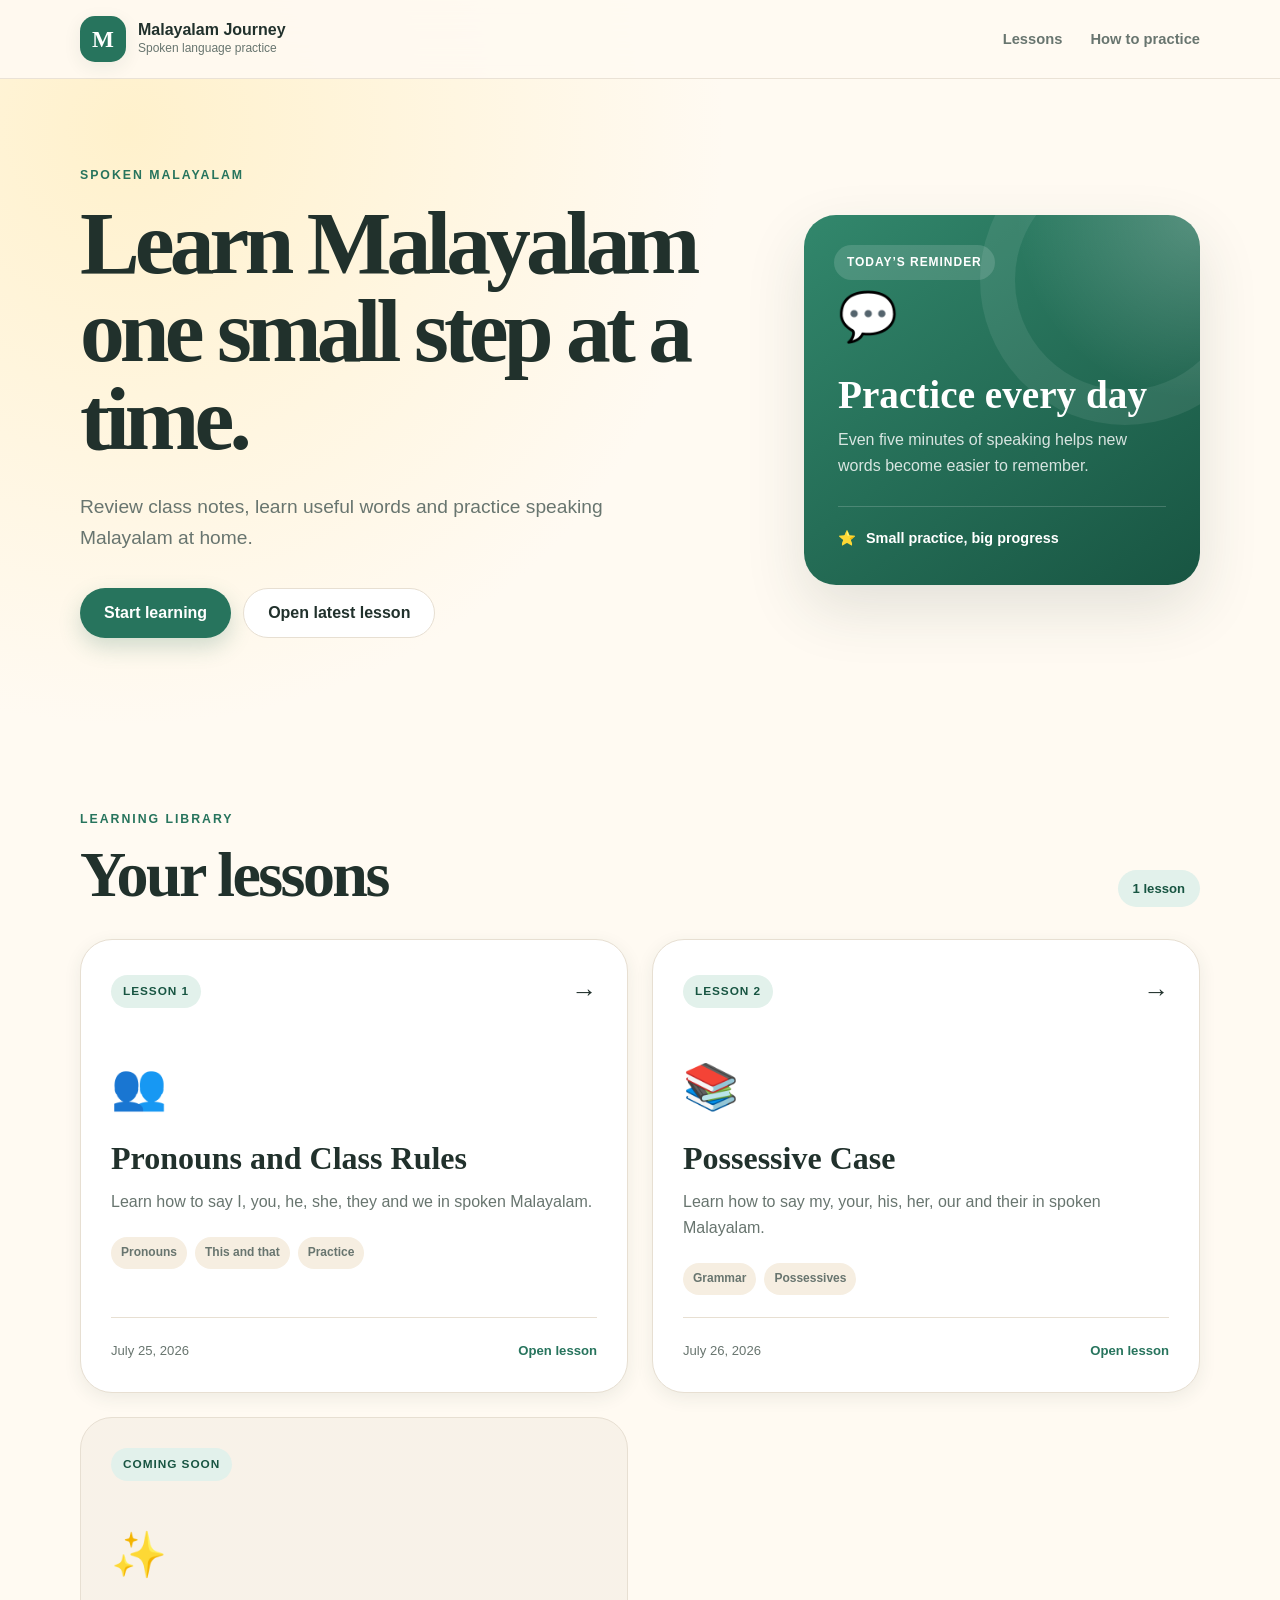
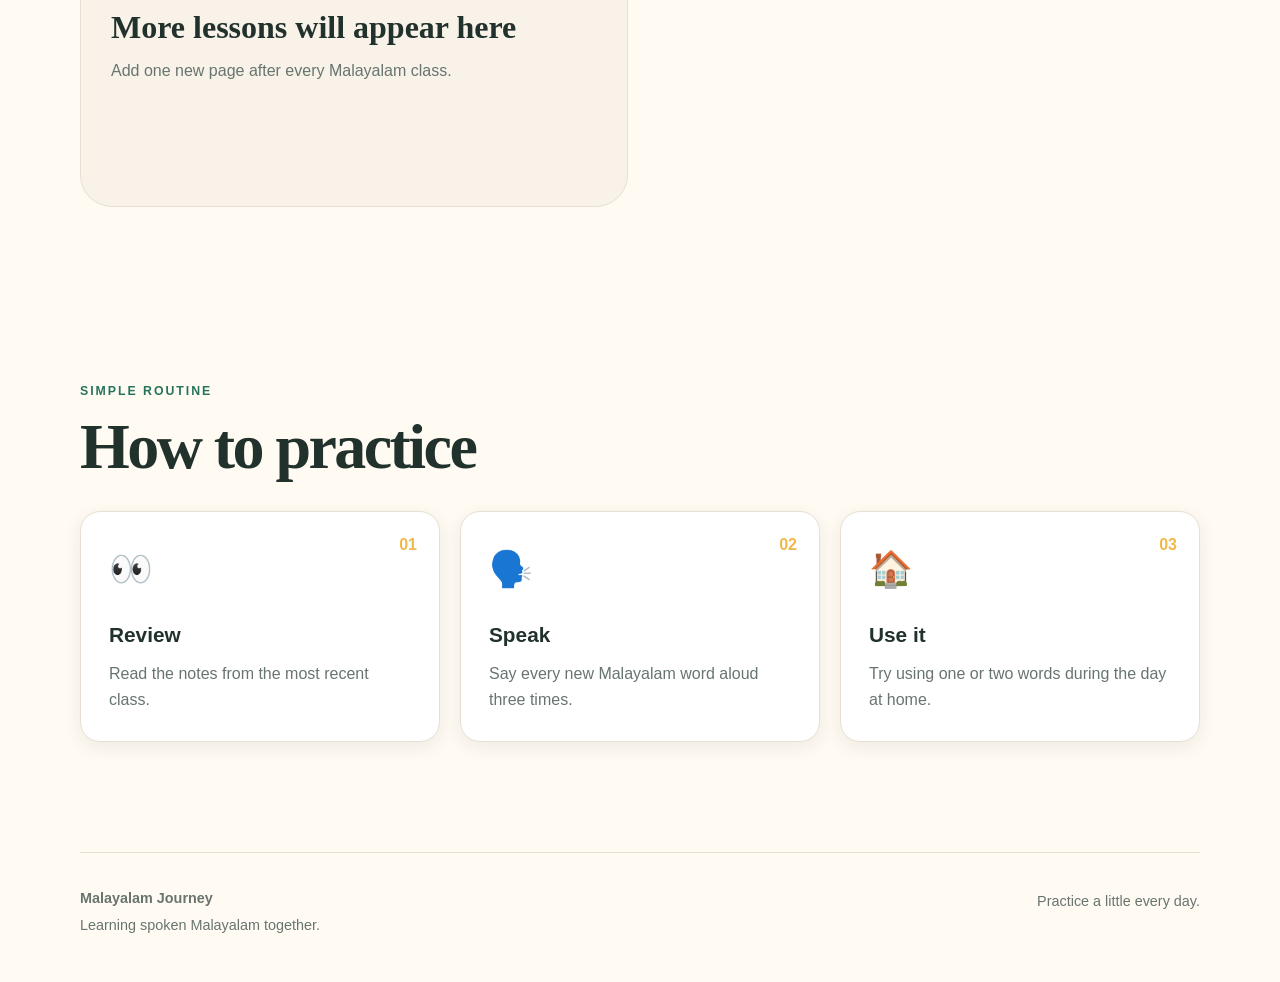
<file: index.html>
<!DOCTYPE html>
<html lang="en">

<head>
    <meta charset="UTF-8">
    <meta name="viewport" content="width=device-width, initial-scale=1.0">

    <title>Malayalam Learning Journal</title>
    <meta name="description" content="Spoken Malayalam lesson notes, pronunciation guides and practice activities.">

    <link rel="stylesheet" href="styles.css">
</head>

<body>
    <header class="site-header">
        <div class="nav-container">
            <a class="brand" href="index.html">
                <span class="brand-icon">M</span>

                <span>
                    <strong>Malayalam Journey</strong>
                    <small>Spoken language practice</small>
                </span>
            </a>

            <nav>
                <a href="#lessons">Lessons</a>
                <a href="#practice">How to practice</a>
            </nav>
        </div>
    </header>

    <main>
        <section class="hero">
            <div class="hero-content">
                <span class="eyebrow">Spoken Malayalam</span>

                <h1>Learn Malayalam one small step at a time.</h1>

                <p>
                    Review class notes, learn useful words and practice
                    speaking Malayalam at home.
                </p>

                <div class="hero-actions">
                    <a class="button button-primary" href="#lessons">
                        Start learning
                    </a>

                    <a class="button button-secondary" href="lessons/lesson-01.html">
                        Open latest lesson
                    </a>
                </div>
            </div>

            <aside class="hero-card">
                <span class="hero-card-label">Today’s reminder</span>

                <div class="speech-icon">💬</div>

                <h2>Practice every day</h2>

                <p>
                    Even five minutes of speaking helps new words become easier
                    to remember.
                </p>

                <div class="streak">
                    <span>⭐</span>
                    <strong>Small practice, big progress</strong>
                </div>
            </aside>
        </section>

        <section class="section" id="lessons">
            <div class="section-header">
                <div>
                    <span class="eyebrow">Learning library</span>
                    <h2>Your lessons</h2>
                </div>

                <span class="lesson-count">1 lesson</span>
            </div>

            <div class="lesson-grid">
                <a class="lesson-card" href="lessons/lesson-01.html">
                    <div class="lesson-card-header">
                        <span class="lesson-number">Lesson 1</span>
                        <span class="arrow">→</span>
                    </div>

                    <div class="lesson-card-icon">👥</div>

                    <h3>Pronouns and Class Rules</h3>

                    <p>
                        Learn how to say I, you, he, she, they and we in
                        spoken Malayalam.
                    </p>

                    <div class="lesson-tags">
                        <span>Pronouns</span>
                        <span>This and that</span>
                        <span>Practice</span>
                    </div>

                    <div class="lesson-footer">
                        <span>July 25, 2026</span>
                        <strong>Open lesson</strong>
                    </div>
                </a>
                <a class="lesson-card" href="lessons/lesson-02.html">
                    <div class="lesson-card-header">
                        <span class="lesson-number">Lesson 2</span>
                        <span class="arrow">→</span>
                    </div>

                    <div class="lesson-card-icon">📚</div>

                    <h3>Possessive Case</h3>

                    <p>
                        Learn how to say my, your, his, her, our and their in spoken Malayalam.
                    </p>

                    <div class="lesson-tags">
                        <span>Grammar</span>
                        <span>Possessives</span>
                    </div>

                    <div class="lesson-footer">
                        <span>July 26, 2026</span>
                        <strong>Open lesson</strong>
                    </div>
                </a>
                <article class="lesson-card upcoming-card">
                    <div class="lesson-card-header">
                        <span class="lesson-number">Coming soon</span>
                    </div>

                    <div class="lesson-card-icon">✨</div>

                    <h3>More lessons will appear here</h3>

                    <p>
                        Add one new page after every Malayalam class.
                    </p>
                </article>
            </div>
        </section>

        <section class="section practice-section" id="practice">
            <div class="section-header">
                <div>
                    <span class="eyebrow">Simple routine</span>
                    <h2>How to practice</h2>
                </div>
            </div>

            <div class="practice-grid">
                <article class="practice-card">
                    <span class="step-number">01</span>
                    <div class="practice-icon">👀</div>
                    <h3>Review</h3>
                    <p>Read the notes from the most recent class.</p>
                </article>

                <article class="practice-card">
                    <span class="step-number">02</span>
                    <div class="practice-icon">🗣️</div>
                    <h3>Speak</h3>
                    <p>Say every new Malayalam word aloud three times.</p>
                </article>

                <article class="practice-card">
                    <span class="step-number">03</span>
                    <div class="practice-icon">🏠</div>
                    <h3>Use it</h3>
                    <p>Try using one or two words during the day at home.</p>
                </article>
            </div>
        </section>
    </main>

    <footer class="site-footer">
        <div>
            <strong>Malayalam Journey</strong>
            <p>Learning spoken Malayalam together.</p>
        </div>

        <p>Practice a little every day.</p>
    </footer>
</body>

</html>
</file>
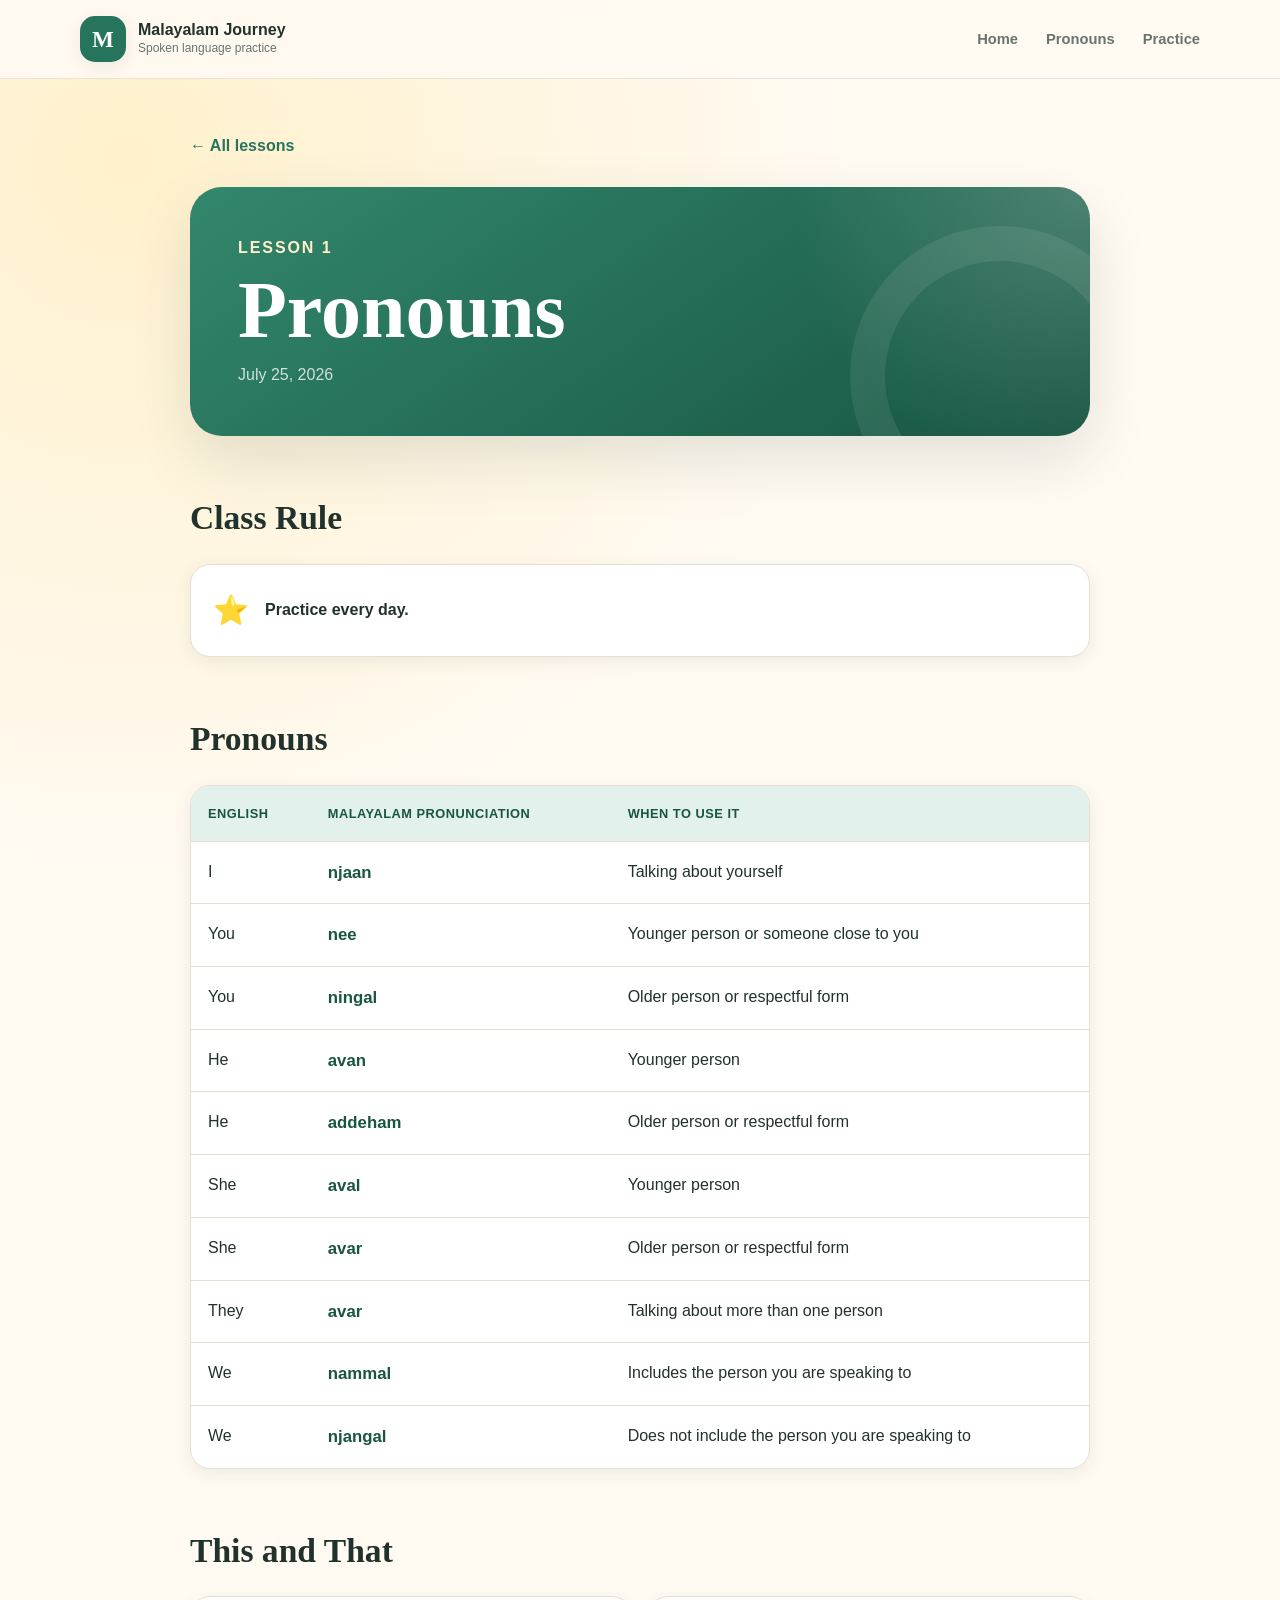
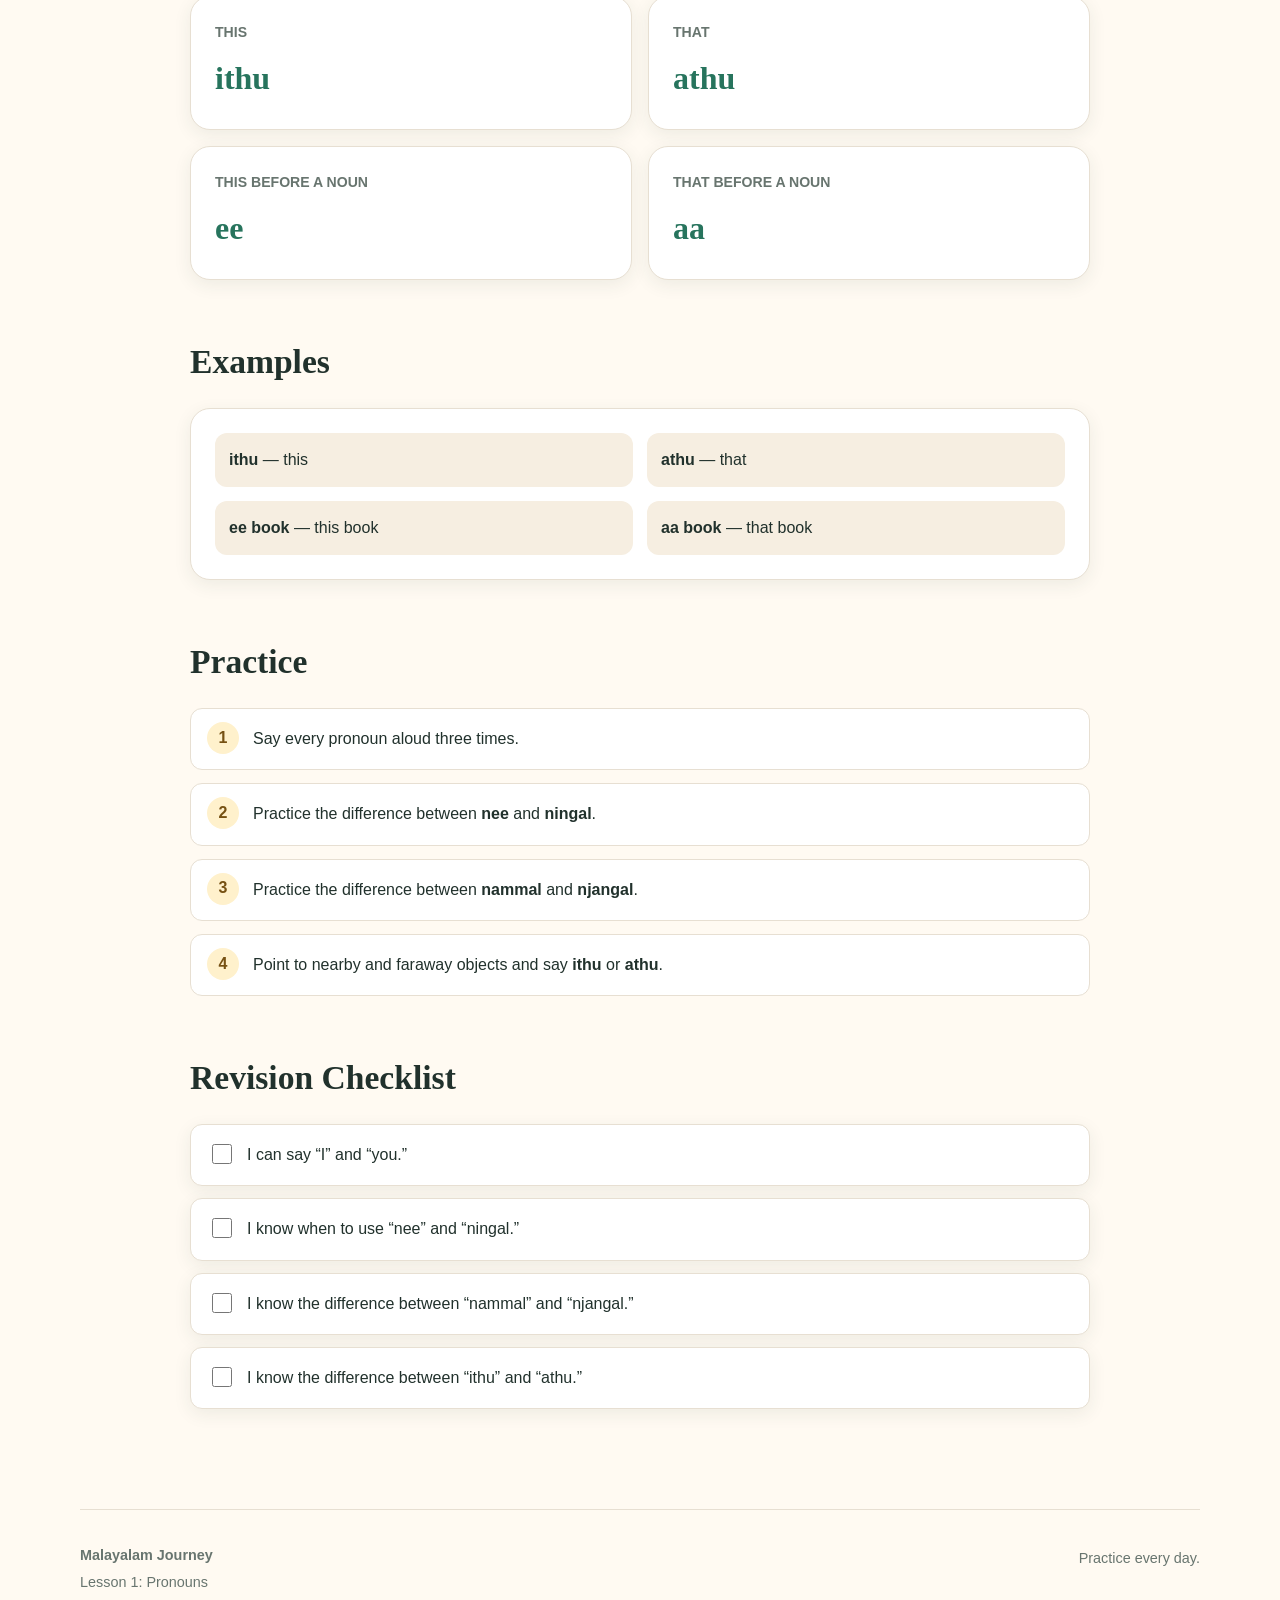
<file: lessons/lesson-01.html>
<!DOCTYPE html>
<html lang="en">
<head>
    <meta charset="UTF-8">
    <meta name="viewport" content="width=device-width, initial-scale=1.0">

    <title>Lesson 1 - Pronouns</title>
    <link rel="stylesheet" href="../styles.css">
</head>

<body>
    <header class="site-header">
        <div class="nav-container">
            <a class="brand" href="../index.html">
                <span class="brand-icon">M</span>

                <span>
                    <strong>Malayalam Journey</strong>
                    <small>Spoken language practice</small>
                </span>
            </a>

            <nav>
                <a href="../index.html">Home</a>
                <a href="#pronouns">Pronouns</a>
                <a href="#practice">Practice</a>
            </nav>
        </div>
    </header>

    <main class="lesson-page-main">
        <a class="back-link" href="../index.html">← All lessons</a>

        <header class="lesson-hero">
            <p class="lesson-kicker">Lesson 1</p>
            <h1>Pronouns</h1>
            <p class="lesson-date">July 25, 2026</p>
        </header>

        <section class="lesson-section">
            <h2>Class Rule</h2>

            <div class="rule-card">
                <strong>Practice every day.</strong>
            </div>
        </section>

        <section class="lesson-section" id="pronouns">
            <h2>Pronouns</h2>

            <div class="table-wrapper">
                <table>
                    <thead>
                        <tr>
                            <th>English</th>
                            <th>Malayalam pronunciation</th>
                            <th>When to use it</th>
                        </tr>
                    </thead>

                    <tbody>
                        <tr>
                            <td>I</td>
                            <td>njaan</td>
                            <td>Talking about yourself</td>
                        </tr>

                        <tr>
                            <td>You</td>
                            <td>nee</td>
                            <td>Younger person or someone close to you</td>
                        </tr>

                        <tr>
                            <td>You</td>
                            <td>ningal</td>
                            <td>Older person or respectful form</td>
                        </tr>

                        <tr>
                            <td>He</td>
                            <td>avan</td>
                            <td>Younger person</td>
                        </tr>

                        <tr>
                            <td>He</td>
                            <td>addeham</td>
                            <td>Older person or respectful form</td>
                        </tr>

                        <tr>
                            <td>She</td>
                            <td>aval</td>
                            <td>Younger person</td>
                        </tr>

                        <tr>
                            <td>She</td>
                            <td>avar</td>
                            <td>Older person or respectful form</td>
                        </tr>

                        <tr>
                            <td>They</td>
                            <td>avar</td>
                            <td>Talking about more than one person</td>
                        </tr>

                        <tr>
                            <td>We</td>
                            <td>nammal</td>
                            <td>Includes the person you are speaking to</td>
                        </tr>

                        <tr>
                            <td>We</td>
                            <td>njangal</td>
                            <td>Does not include the person you are speaking to</td>
                        </tr>
                    </tbody>
                </table>
            </div>
        </section>

        <section class="lesson-section">
            <h2>This and That</h2>

            <div class="word-grid">
                <article class="word-card">
                    <h3>This</h3>
                    <p class="malayalam-word">ithu</p>
                </article>

                <article class="word-card">
                    <h3>That</h3>
                    <p class="malayalam-word">athu</p>
                </article>

                <article class="word-card">
                    <h3>This before a noun</h3>
                    <p class="malayalam-word">ee</p>
                </article>

                <article class="word-card">
                    <h3>That before a noun</h3>
                    <p class="malayalam-word">aa</p>
                </article>
            </div>
        </section>

        <section class="lesson-section">
            <h2>Examples</h2>

            <div class="example-card">
                <p><strong>ithu</strong> — this</p>
                <p><strong>athu</strong> — that</p>
                <p><strong>ee book</strong> — this book</p>
                <p><strong>aa book</strong> — that book</p>
            </div>
        </section>

        <section class="lesson-section" id="practice">
            <h2>Practice</h2>

            <ol class="practice-list">
                <li>Say every pronoun aloud three times.</li>

                <li>
                    Practice the difference between
                    <strong>nee</strong> and <strong>ningal</strong>.
                </li>

                <li>
                    Practice the difference between
                    <strong>nammal</strong> and <strong>njangal</strong>.
                </li>

                <li>
                    Point to nearby and faraway objects and say
                    <strong>ithu</strong> or <strong>athu</strong>.
                </li>
            </ol>
        </section>

        <section class="lesson-section">
            <h2>Revision Checklist</h2>

            <div class="checklist">
                <label>
                    <input type="checkbox">
                    <span>I can say “I” and “you.”</span>
                </label>

                <label>
                    <input type="checkbox">
                    <span>I know when to use “nee” and “ningal.”</span>
                </label>

                <label>
                    <input type="checkbox">
                    <span>
                        I know the difference between “nammal” and “njangal.”
                    </span>
                </label>

                <label>
                    <input type="checkbox">
                    <span>
                        I know the difference between “ithu” and “athu.”
                    </span>
                </label>
            </div>
        </section>
    </main>

    <footer class="site-footer">
        <div>
            <strong>Malayalam Journey</strong>
            <p>Lesson 1: Pronouns</p>
        </div>

        <p>Practice every day.</p>
    </footer>
</body>
</html>
</file>
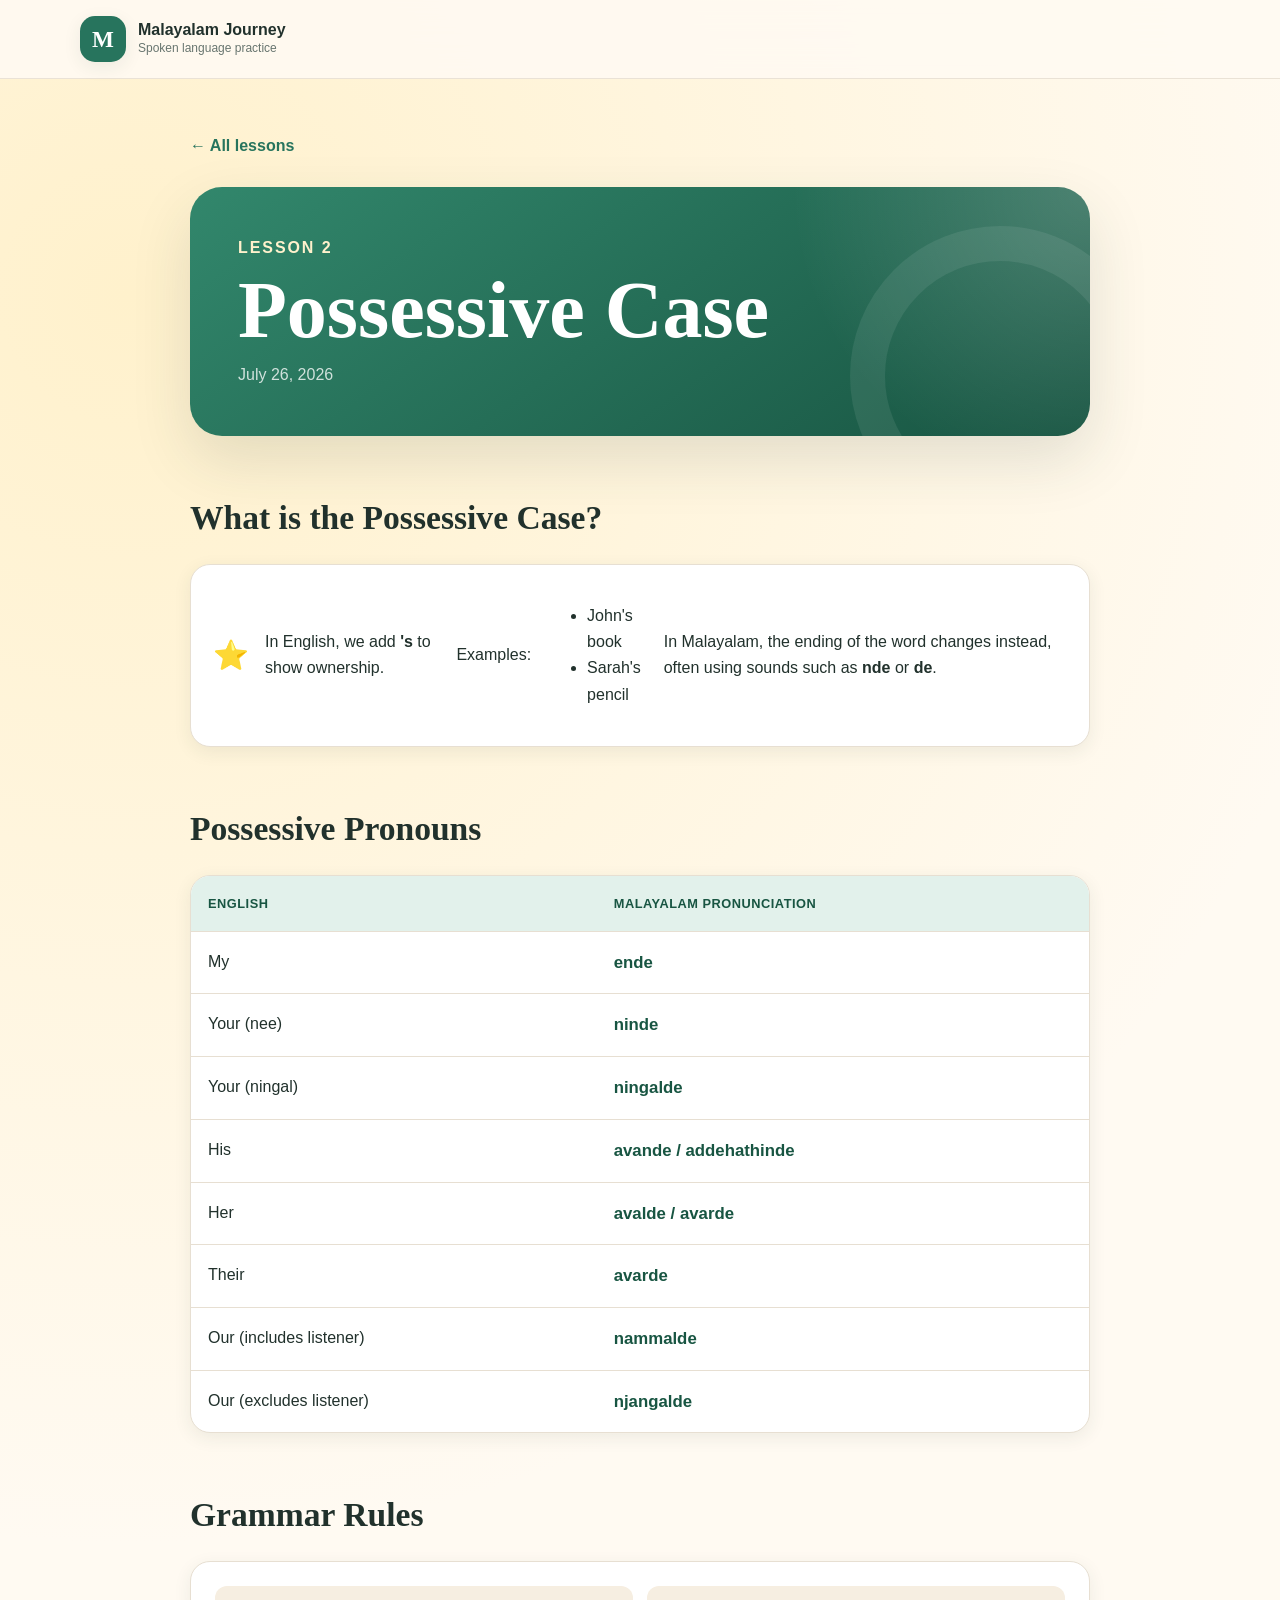
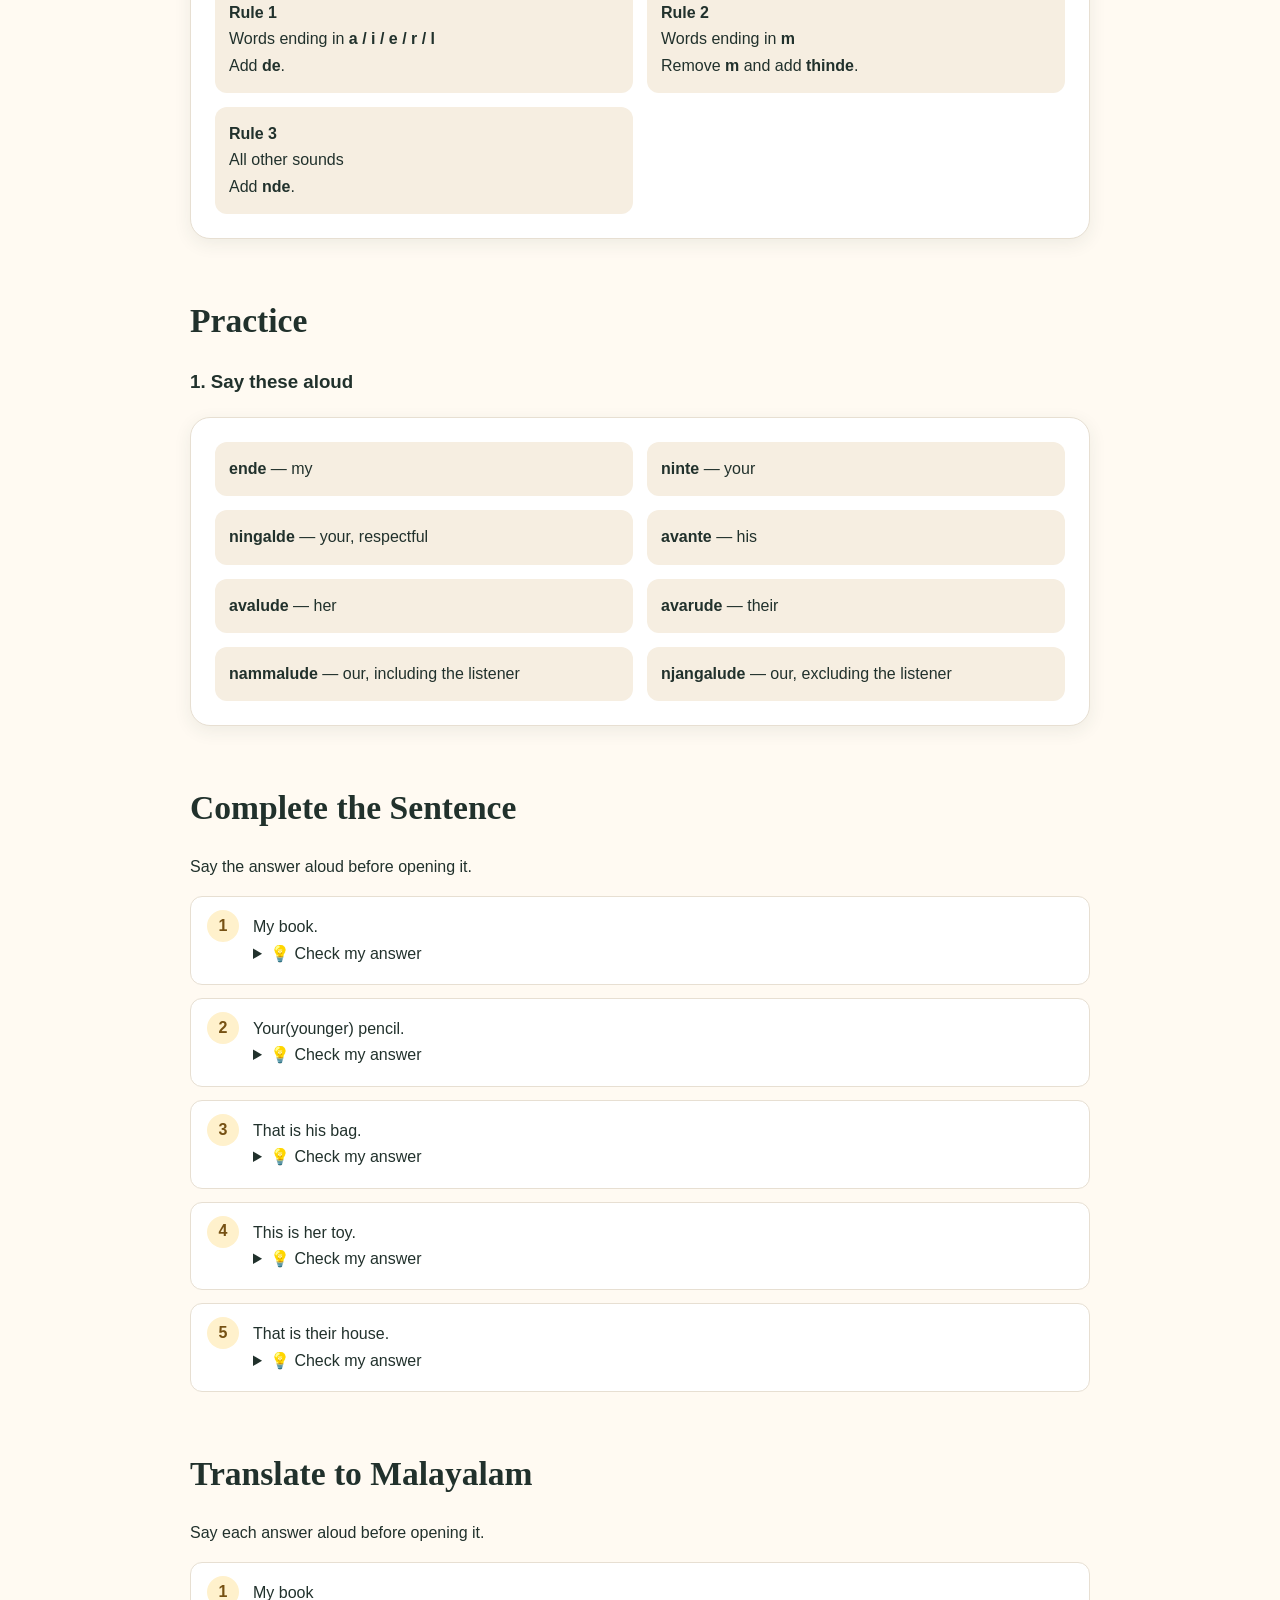
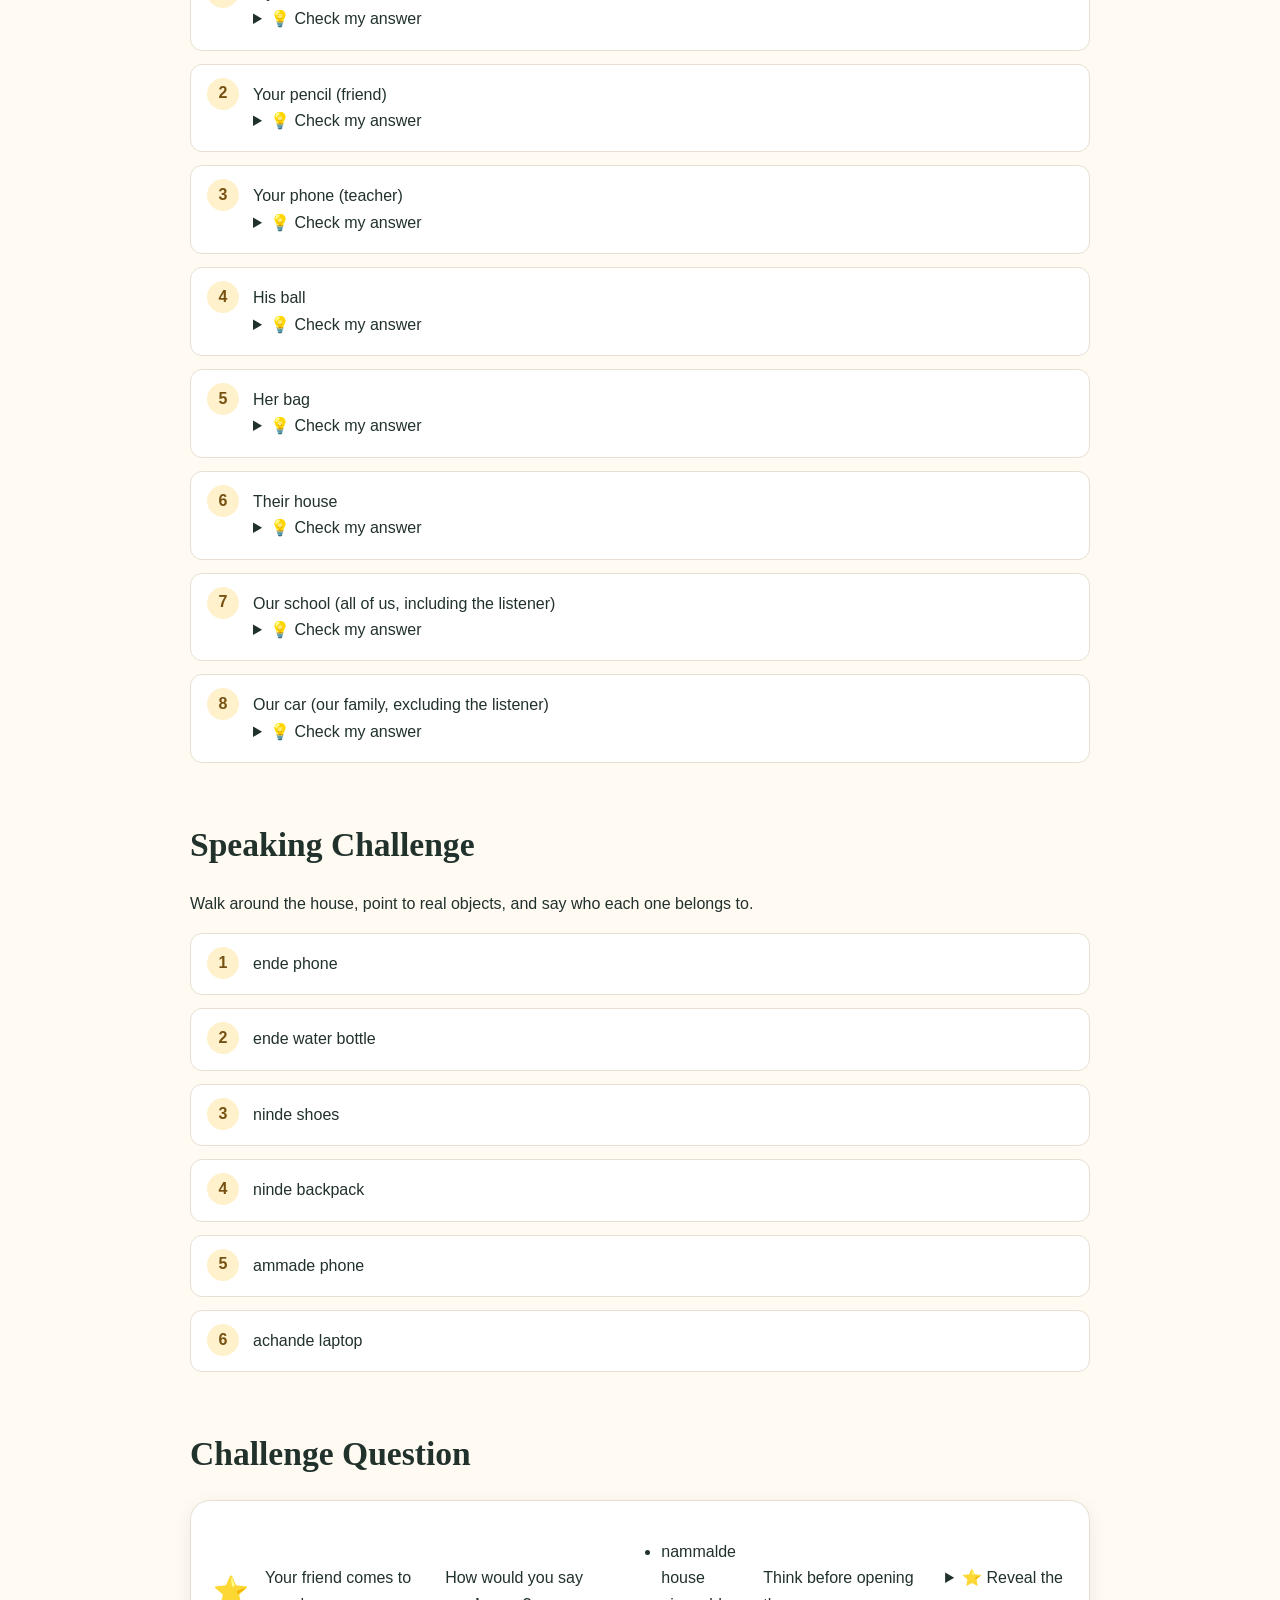
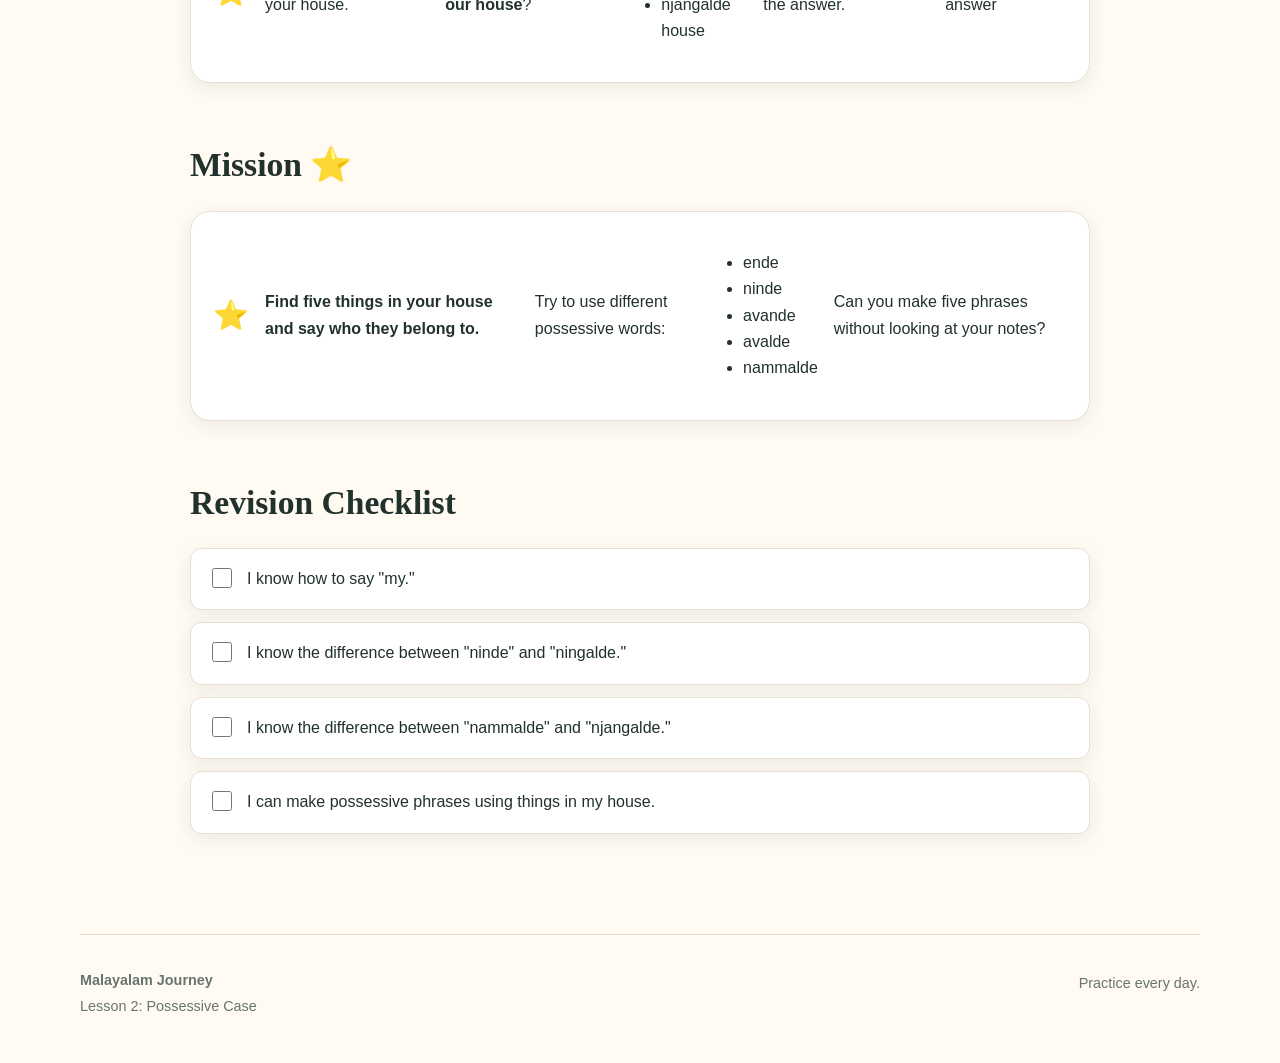
<file: lessons/lesson-02.html>
<!DOCTYPE html>
<html lang="en">

<head>
    <meta charset="UTF-8">
    <meta name="viewport" content="width=device-width, initial-scale=1.0">
    <title>Lesson 2 - Possessive Case</title>
    <link rel="stylesheet" href="../styles.css">
</head>

<body>

    <header class="site-header">
        <div class="nav-container">
            <a class="brand" href="../index.html">
                <span class="brand-icon">M</span>
                <span>
                    <strong>Malayalam Journey</strong>
                    <small>Spoken language practice</small>
                </span>
            </a>
        </div>
    </header>

    <main class="lesson-page-main">

        <a class="back-link" href="../index.html">← All lessons</a>

        <header class="lesson-hero">
            <p class="lesson-kicker">Lesson 2</p>
            <h1>Possessive Case</h1>
            <p class="lesson-date">July 26, 2026</p>
        </header>

        <section class="lesson-section">
            <h2>What is the Possessive Case?</h2>

            <div class="rule-card">
                <p>In English, we add <strong>'s</strong> to show ownership.</p>

                <p>Examples:</p>

                <ul>
                    <li>John's book</li>
                    <li>Sarah's pencil</li>
                </ul>

                <p>
                    In Malayalam, the ending of the word changes instead,
                    often using sounds such as <strong>nde</strong> or <strong>de</strong>.
                </p>
            </div>
        </section>

        <section class="lesson-section">
            <h2>Possessive Pronouns</h2>

            <div class="table-wrapper">
                <table>
                    <thead>
                        <tr>
                            <th>English</th>
                            <th>Malayalam Pronunciation</th>
                        </tr>
                    </thead>

                    <tbody>
                        <tr>
                            <td>My</td>
                            <td>ende</td>
                        </tr>

                        <tr>
                            <td>Your (nee)</td>
                            <td>ninde</td>
                        </tr>

                        <tr>
                            <td>Your (ningal)</td>
                            <td>ningalde</td>
                        </tr>

                        <tr>
                            <td>His</td>
                            <td>avande / addehathinde</td>
                        </tr>

                        <tr>
                            <td>Her</td>
                            <td>avalde / avarde</td>
                        </tr>

                        <tr>
                            <td>Their</td>
                            <td>avarde</td>
                        </tr>

                        <tr>
                            <td>Our (includes listener)</td>
                            <td>nammalde</td>
                        </tr>

                        <tr>
                            <td>Our (excludes listener)</td>
                            <td>njangalde</td>
                        </tr>
                    </tbody>
                </table>
            </div>
        </section>

        <section class="lesson-section">
            <h2>Grammar Rules</h2>

            <div class="example-card">
                <p>
                    <strong>Rule 1</strong><br>
                    Words ending in <strong>a / i / e / r / l</strong><br>
                    Add <strong>de</strong>.
                </p>

                <p>
                    <strong>Rule 2</strong><br>
                    Words ending in <strong>m</strong><br>
                    Remove <strong>m</strong> and add <strong>thinde</strong>.
                </p>

                <p>
                    <strong>Rule 3</strong><br>
                    All other sounds<br>
                    Add <strong>nde</strong>.
                </p>
            </div>
        </section>

        <section class="lesson-section">
            <h2>Practice</h2>

            <h3>1. Say these aloud</h3>

            <div class="example-card">
                <p><strong>ende</strong> — my</p>
                <p><strong>ninte</strong> — your</p>
                <p><strong>ningalde</strong> — your, respectful</p>
                <p><strong>avante</strong> — his</p>
                <p><strong>avalude</strong> — her</p>
                <p><strong>avarude</strong> — their</p>
                <p><strong>nammalude</strong> — our, including the listener</p>
                <p><strong>njangalude</strong> — our, excluding the listener</p>
            </div>
        </section>

        <section class="lesson-section">
            <h2>Complete the Sentence</h2>

            <p>Say the answer aloud before opening it.</p>

            <ol class="practice-list">
                <li>
                    My book.
                    <details>
                        <summary>💡 Check my answer</summary>
                        <p><strong>ende book</strong></p>
                    </details>
                </li>

                <li>
                    Your(younger) pencil.
                    <details>
                        <summary>💡 Check my answer</summary>
                        <p><strong>ninde pencil</strong></p>
                    </details>
                </li>

                <li>
                    That is his bag.
                    <details>
                        <summary>💡 Check my answer</summary>
                        <p><strong>Athu avande bag aanu</strong></p>
                    </details>
                </li>

                <li>
                    This is her toy.
                    <details>
                        <summary>💡 Check my answer</summary>
                        <p><strong>ithu avalde toy aanu</strong></p>
                    </details>
                </li>

                <li>
                    That is their house.
                    <details>
                        <summary>💡 Check my answer</summary>
                        <p><strong>athu avarde veedanu</strong></p>
                    </details>
                </li>
            </ol>
        </section>

        <section class="lesson-section">
            <h2>Translate to Malayalam</h2>

            <p>Say each answer aloud before opening it.</p>

            <ol class="practice-list">
                <li>
                    My book
                    <details>
                        <summary>💡 Check my answer</summary>
                        <p><strong>ende book</strong></p>
                    </details>
                </li>

                <li>
                    Your pencil (friend)
                    <details>
                        <summary>💡 Check my answer</summary>
                        <p><strong>ninde pencil</strong></p>
                    </details>
                </li>

                <li>
                    Your phone (teacher)
                    <details>
                        <summary>💡 Check my answer</summary>
                        <p><strong>ningalde phone</strong></p>
                    </details>
                </li>

                <li>
                    His ball
                    <details>
                        <summary>💡 Check my answer</summary>
                        <p><strong>avande ball</strong></p>
                    </details>
                </li>

                <li>
                    Her bag
                    <details>
                        <summary>💡 Check my answer</summary>
                        <p><strong>avalde bag</strong></p>
                    </details>
                </li>

                <li>
                    Their house
                    <details>
                        <summary>💡 Check my answer</summary>
                        <p><strong>avarde house</strong></p>
                    </details>
                </li>

                <li>
                    Our school (all of us, including the listener)
                    <details>
                        <summary>💡 Check my answer</summary>
                        <p><strong>nammalde school</strong></p>
                    </details>
                </li>

                <li>
                    Our car (our family, excluding the listener)
                    <details>
                        <summary>💡 Check my answer</summary>
                        <p><strong>njangalde car</strong></p>
                    </details>
                </li>
            </ol>
        </section>

        <section class="lesson-section">
            <h2>Speaking Challenge</h2>

            <p>Walk around the house, point to real objects, and say who each one belongs to.</p>

            <ul class="practice-list">
                <li>ende phone</li>
                <li>ende water bottle</li>
                <li>ninde shoes</li>
                <li>ninde backpack</li>
                <li>ammade phone</li>
                <li>achande laptop</li>
            </ul>
        </section>

        <section class="lesson-section">
            <h2>Challenge Question</h2>

            <div class="rule-card">
                <p>Your friend comes to your house.</p>

                <p>How would you say <strong>our house</strong>?</p>

                <ul>
                    <li>nammalde house</li>
                    <li>njangalde house</li>
                </ul>

                <p>Think before opening the answer.</p>

                <details>
                    <summary>⭐ Reveal the answer</summary>
                    <p>
                        Since your friend is included, say
                        <strong>nammalde house</strong>.
                    </p>
                </details>
            </div>
        </section>

        <section class="lesson-section">
            <h2>Mission ⭐</h2>

            <div class="rule-card">
                <p><strong>Find five things in your house and say who they belong to.</strong></p>

                <p>Try to use different possessive words:</p>

                <ul>
                    <li>ende</li>
                    <li>ninde</li>
                    <li>avande</li>
                    <li>avalde</li>
                    <li>nammalde</li>
                </ul>

                <p>Can you make five phrases without looking at your notes?</p>
            </div>
        </section>

        <section class="lesson-section">
            <h2>Revision Checklist</h2>

            <div class="checklist">
                <label>
                    <input type="checkbox">
                    <span>I know how to say "my."</span>
                </label>

                <label>
                    <input type="checkbox">
                    <span>I know the difference between "ninde" and "ningalde."</span>
                </label>

                <label>
                    <input type="checkbox">
                    <span>I know the difference between "nammalde" and "njangalde."</span>
                </label>

                <label>
                    <input type="checkbox">
                    <span>I can make possessive phrases using things in my house.</span>
                </label>
            </div>
        </section>

    </main>

    <footer class="site-footer">
        <div>
            <strong>Malayalam Journey</strong>
            <p>Lesson 2: Possessive Case</p>
        </div>

        <p>Practice every day.</p>
    </footer>

</body>

</html>
</file>
<file: styles.css>
:root {
    --background: #fffaf2;
    --surface: #ffffff;
    --surface-soft: #f6eee1;
    --primary: #27745d;
    --primary-dark: #185542;
    --primary-light: #e2f1eb;
    --accent: #f2b84b;
    --accent-soft: #fff1cc;
    --text: #21312c;
    --muted: #68756f;
    --border: #e7dfd2;
    --shadow-small: 0 5px 18px rgba(42, 63, 55, 0.08);
    --shadow-large: 0 24px 60px rgba(42, 63, 55, 0.13);
    --radius-small: 12px;
    --radius-medium: 20px;
    --radius-large: 32px;
    --max-width: 1120px;
}

* {
    box-sizing: border-box;
}

html {
    scroll-behavior: smooth;
}

body {
    margin: 0;
    font-family:
        Inter,
        -apple-system,
        BlinkMacSystemFont,
        "Segoe UI",
        sans-serif;
    line-height: 1.65;
    background:
        radial-gradient(circle at 10% 5%, #fff1cc 0, transparent 22%),
        var(--background);
    color: var(--text);
}

a {
    color: inherit;
}

button,
input,
textarea,
select {
    font: inherit;
}

.site-header {
    position: sticky;
    top: 0;
    z-index: 20;
    background: rgba(255, 250, 242, 0.9);
    border-bottom: 1px solid rgba(231, 223, 210, 0.85);
    backdrop-filter: blur(18px);
}

.nav-container {
    width: min(var(--max-width), 92%);
    min-height: 78px;
    margin: 0 auto;
    display: flex;
    align-items: center;
    justify-content: space-between;
}

.brand {
    display: flex;
    align-items: center;
    gap: 12px;
    text-decoration: none;
}

.brand-icon {
    width: 46px;
    height: 46px;
    display: grid;
    place-items: center;
    border-radius: 15px;
    background: var(--primary);
    color: white;
    font-family: Georgia, serif;
    font-size: 1.45rem;
    font-weight: bold;
    box-shadow: var(--shadow-small);
}

.brand > span:last-child {
    display: grid;
}

.brand strong {
    line-height: 1.2;
}

.brand small {
    color: var(--muted);
    font-size: 0.75rem;
}

nav {
    display: flex;
    gap: 28px;
}

nav a {
    color: var(--muted);
    font-size: 0.92rem;
    font-weight: 700;
    text-decoration: none;
}

nav a:hover {
    color: var(--primary);
}

main {
    width: min(var(--max-width), 92%);
    margin: 0 auto;
}

.hero {
    min-height: 630px;
    display: grid;
    grid-template-columns: 1.25fr 0.75fr;
    gap: 64px;
    align-items: center;
    padding: 82px 0;
}

.eyebrow {
    display: inline-block;
    margin-bottom: 14px;
    color: var(--primary);
    font-size: 0.77rem;
    font-weight: 900;
    letter-spacing: 0.16em;
    text-transform: uppercase;
}

.hero h1 {
    max-width: 740px;
    margin: 0;
    font-family: Georgia, "Times New Roman", serif;
    font-size: clamp(3.2rem, 7vw, 6rem);
    line-height: 0.98;
    letter-spacing: -0.055em;
}

.hero-content > p {
    max-width: 620px;
    margin: 28px 0 34px;
    color: var(--muted);
    font-size: 1.2rem;
}

.hero-actions {
    display: flex;
    flex-wrap: wrap;
    gap: 12px;
}

.button {
    display: inline-flex;
    min-height: 50px;
    align-items: center;
    justify-content: center;
    padding: 0 24px;
    border-radius: 999px;
    font-weight: 800;
    text-decoration: none;
    transition:
        transform 0.2s ease,
        background 0.2s ease,
        box-shadow 0.2s ease;
}

.button:hover {
    transform: translateY(-2px);
}

.button-primary {
    background: var(--primary);
    color: white;
    box-shadow: 0 9px 22px rgba(39, 116, 93, 0.22);
}

.button-primary:hover {
    background: var(--primary-dark);
}

.button-secondary {
    background: var(--surface);
    border: 1px solid var(--border);
    color: var(--text);
}

.hero-card {
    position: relative;
    overflow: hidden;
    min-height: 370px;
    display: flex;
    flex-direction: column;
    justify-content: flex-end;
    padding: 34px;
    border-radius: var(--radius-large);
    background:
        radial-gradient(
            circle at top right,
            rgba(255, 255, 255, 0.22),
            transparent 34%
        ),
        linear-gradient(145deg, #32876c, #185542);
    color: white;
    box-shadow: var(--shadow-large);
}

.hero-card::after {
    content: "";
    position: absolute;
    top: -80px;
    right: -70px;
    width: 220px;
    height: 220px;
    border: 35px solid rgba(255, 255, 255, 0.08);
    border-radius: 50%;
}

.hero-card-label {
    position: absolute;
    top: 30px;
    left: 30px;
    padding: 8px 13px;
    border-radius: 999px;
    background: rgba(255, 255, 255, 0.14);
    font-size: 0.75rem;
    font-weight: 800;
    letter-spacing: 0.08em;
    text-transform: uppercase;
}

.speech-icon {
    margin-bottom: 18px;
    font-size: 3rem;
}

.hero-card h2 {
    margin: 0 0 12px;
    font-family: Georgia, serif;
    font-size: 2.45rem;
    line-height: 1.05;
}

.hero-card p {
    margin: 0 0 26px;
    color: rgba(255, 255, 255, 0.82);
}

.streak {
    display: flex;
    align-items: center;
    gap: 10px;
    padding-top: 20px;
    border-top: 1px solid rgba(255, 255, 255, 0.18);
    font-size: 0.9rem;
}

.section {
    padding: 85px 0;
}

.section-header {
    display: flex;
    align-items: end;
    justify-content: space-between;
    gap: 30px;
    margin-bottom: 32px;
}

.section-header h2 {
    margin: 0;
    font-family: Georgia, serif;
    font-size: clamp(2.4rem, 5vw, 4rem);
    line-height: 1;
    letter-spacing: -0.04em;
}

.lesson-count {
    padding: 8px 15px;
    border-radius: 999px;
    background: var(--primary-light);
    color: var(--primary-dark);
    font-size: 0.82rem;
    font-weight: 800;
}

.lesson-grid {
    display: grid;
    grid-template-columns: repeat(2, minmax(0, 1fr));
    gap: 24px;
}

.lesson-card {
    min-height: 390px;
    display: flex;
    flex-direction: column;
    padding: 30px;
    border: 1px solid var(--border);
    border-radius: var(--radius-large);
    background: var(--surface);
    box-shadow: var(--shadow-small);
    text-decoration: none;
    transition:
        transform 0.22s ease,
        border-color 0.22s ease,
        box-shadow 0.22s ease;
}

a.lesson-card:hover {
    transform: translateY(-7px);
    border-color: rgba(39, 116, 93, 0.45);
    box-shadow: var(--shadow-large);
}

.lesson-card-header {
    display: flex;
    align-items: center;
    justify-content: space-between;
}

.lesson-number {
    padding: 7px 12px;
    border-radius: 999px;
    background: var(--primary-light);
    color: var(--primary-dark);
    font-size: 0.74rem;
    font-weight: 900;
    letter-spacing: 0.08em;
    text-transform: uppercase;
}

.arrow {
    font-size: 1.6rem;
}

.lesson-card-icon {
    margin: 37px 0 18px;
    font-size: 2.8rem;
}

.lesson-card h3 {
    margin: 0 0 12px;
    font-family: Georgia, serif;
    font-size: 2rem;
    line-height: 1.1;
}

.lesson-card > p {
    margin: 0;
    color: var(--muted);
}

.lesson-tags {
    display: flex;
    flex-wrap: wrap;
    gap: 8px;
    margin: 22px 0;
}

.lesson-tags span {
    padding: 6px 10px;
    border-radius: 999px;
    background: var(--surface-soft);
    color: var(--muted);
    font-size: 0.75rem;
    font-weight: 700;
}

.lesson-footer {
    display: flex;
    justify-content: space-between;
    gap: 20px;
    margin-top: auto;
    padding-top: 22px;
    border-top: 1px solid var(--border);
    color: var(--muted);
    font-size: 0.82rem;
}

.lesson-footer strong {
    color: var(--primary);
}

.upcoming-card {
    background:
        linear-gradient(rgba(255, 255, 255, 0.25), rgba(255, 255, 255, 0.25)),
        var(--surface-soft);
    box-shadow: none;
}

.practice-section {
    padding-bottom: 110px;
}

.practice-grid {
    display: grid;
    grid-template-columns: repeat(3, minmax(0, 1fr));
    gap: 20px;
}

.practice-card {
    position: relative;
    padding: 28px;
    border: 1px solid var(--border);
    border-radius: var(--radius-medium);
    background: var(--surface);
    box-shadow: var(--shadow-small);
}

.step-number {
    position: absolute;
    top: 20px;
    right: 22px;
    color: var(--accent);
    font-weight: 900;
}

.practice-icon {
    margin-bottom: 20px;
    font-size: 2.2rem;
}

.practice-card h3 {
    margin: 0 0 8px;
    font-size: 1.3rem;
}

.practice-card p {
    margin: 0;
    color: var(--muted);
}

.site-footer {
    width: min(var(--max-width), 92%);
    margin: 0 auto;
    padding: 34px 0 44px;
    display: flex;
    justify-content: space-between;
    gap: 30px;
    border-top: 1px solid var(--border);
    color: var(--muted);
    font-size: 0.9rem;
}

.site-footer p {
    margin: 3px 0 0;
}

/* Lesson page */

.lesson-page-main {
    width: min(900px, 92%);
    margin: 0 auto;
    padding: 54px 0 100px;
}

.back-link {
    display: inline-flex;
    margin-bottom: 28px;
    color: var(--primary);
    font-weight: 800;
    text-decoration: none;
}

.lesson-hero {
    position: relative;
    overflow: hidden;
    padding: 48px;
    border-radius: var(--radius-large);
    background:
        radial-gradient(
            circle at top right,
            rgba(255, 255, 255, 0.2),
            transparent 32%
        ),
        linear-gradient(145deg, #32876c, #185542);
    color: white;
    box-shadow: var(--shadow-large);
}

.lesson-hero::after {
    content: "";
    position: absolute;
    right: -60px;
    bottom: -90px;
    width: 230px;
    height: 230px;
    border: 35px solid rgba(255, 255, 255, 0.08);
    border-radius: 50%;
}

.lesson-hero .lesson-kicker {
    margin: 0;
    color: var(--accent-soft);
    font-weight: 900;
    letter-spacing: 0.12em;
    text-transform: uppercase;
}

.lesson-hero h1 {
    margin: 8px 0 12px;
    font-family: Georgia, serif;
    font-size: clamp(3rem, 8vw, 5rem);
    line-height: 1;
}

.lesson-hero .lesson-date {
    margin: 0;
    color: rgba(255, 255, 255, 0.78);
}

.lesson-section {
    margin-top: 54px;
}

.lesson-section h2 {
    margin: 0 0 18px;
    font-family: Georgia, serif;
    font-size: 2.1rem;
}

.rule-card,
.example-card,
.word-card,
.checklist label {
    border: 1px solid var(--border);
    background: var(--surface);
    box-shadow: var(--shadow-small);
}

.rule-card {
    display: flex;
    align-items: center;
    gap: 16px;
    padding: 22px;
    border-radius: var(--radius-medium);
}

.rule-card::before {
    content: "⭐";
    font-size: 1.8rem;
}

.table-wrapper {
    overflow-x: auto;
    border: 1px solid var(--border);
    border-radius: var(--radius-medium);
    background: var(--surface);
    box-shadow: var(--shadow-small);
}

table {
    width: 100%;
    border-collapse: collapse;
    background: transparent;
}

th,
td {
    padding: 17px;
    border-bottom: 1px solid var(--border);
    text-align: left;
    vertical-align: top;
}

th {
    background: var(--primary-light);
    color: var(--primary-dark);
    font-size: 0.8rem;
    letter-spacing: 0.04em;
    text-transform: uppercase;
}

tbody tr:last-child td {
    border-bottom: 0;
}

tbody tr:hover {
    background: #fffcf7;
}

td:nth-child(2) {
    color: var(--primary-dark);
    font-size: 1.05rem;
    font-weight: 800;
}

.word-grid {
    display: grid;
    grid-template-columns: repeat(2, minmax(0, 1fr));
    gap: 16px;
}

.word-card {
    padding: 24px;
    border-radius: var(--radius-medium);
}

.word-card h3 {
    margin: 0 0 8px;
    color: var(--muted);
    font-size: 0.88rem;
    text-transform: uppercase;
}

.malayalam-word {
    margin: 0;
    color: var(--primary);
    font-family: Georgia, serif;
    font-size: 2rem;
    font-weight: bold;
}

.example-card {
    display: grid;
    grid-template-columns: repeat(2, minmax(0, 1fr));
    gap: 14px;
    padding: 24px;
    border-radius: var(--radius-medium);
}

.example-card p {
    margin: 0;
    padding: 14px;
    border-radius: var(--radius-small);
    background: var(--surface-soft);
}

.practice-list {
    display: grid;
    gap: 13px;
    padding: 0;
    list-style: none;
    counter-reset: practice;
}

.practice-list li {
    counter-increment: practice;
    position: relative;
    padding: 17px 18px 17px 62px;
    border: 1px solid var(--border);
    border-radius: var(--radius-small);
    background: var(--surface);
}

.practice-list li::before {
    content: counter(practice);
    position: absolute;
    left: 16px;
    top: 13px;
    width: 32px;
    height: 32px;
    display: grid;
    place-items: center;
    border-radius: 50%;
    background: var(--accent-soft);
    color: #765113;
    font-weight: 900;
}

.checklist {
    display: grid;
    gap: 12px;
}

.checklist label {
    display: flex;
    align-items: flex-start;
    gap: 12px;
    padding: 17px;
    border-radius: var(--radius-small);
    cursor: pointer;
}

.checklist input {
    width: 20px;
    height: 20px;
    margin-top: 2px;
    accent-color: var(--primary);
}

@media (max-width: 800px) {
    nav {
        display: none;
    }

    .hero {
        min-height: auto;
        grid-template-columns: 1fr;
        gap: 42px;
        padding: 60px 0;
    }

    .hero h1 {
        font-size: clamp(3.2rem, 14vw, 5rem);
    }

    .hero-card {
        min-height: 310px;
    }

    .lesson-grid,
    .practice-grid {
        grid-template-columns: 1fr;
    }

    .section-header {
        align-items: flex-start;
        flex-direction: column;
        gap: 14px;
    }

    .site-footer {
        flex-direction: column;
        gap: 8px;
    }
}

@media (max-width: 600px) {
    .brand small {
        display: none;
    }

    .hero {
        padding-top: 45px;
    }

    .hero-actions {
        flex-direction: column;
    }

    .button {
        width: 100%;
    }

    .lesson-hero {
        padding: 34px 24px;
    }

    .lesson-section {
        margin-top: 42px;
    }

    .word-grid,
    .example-card {
        grid-template-columns: 1fr;
    }

    th,
    td {
        min-width: 140px;
        padding: 13px;
    }
}
</file>
